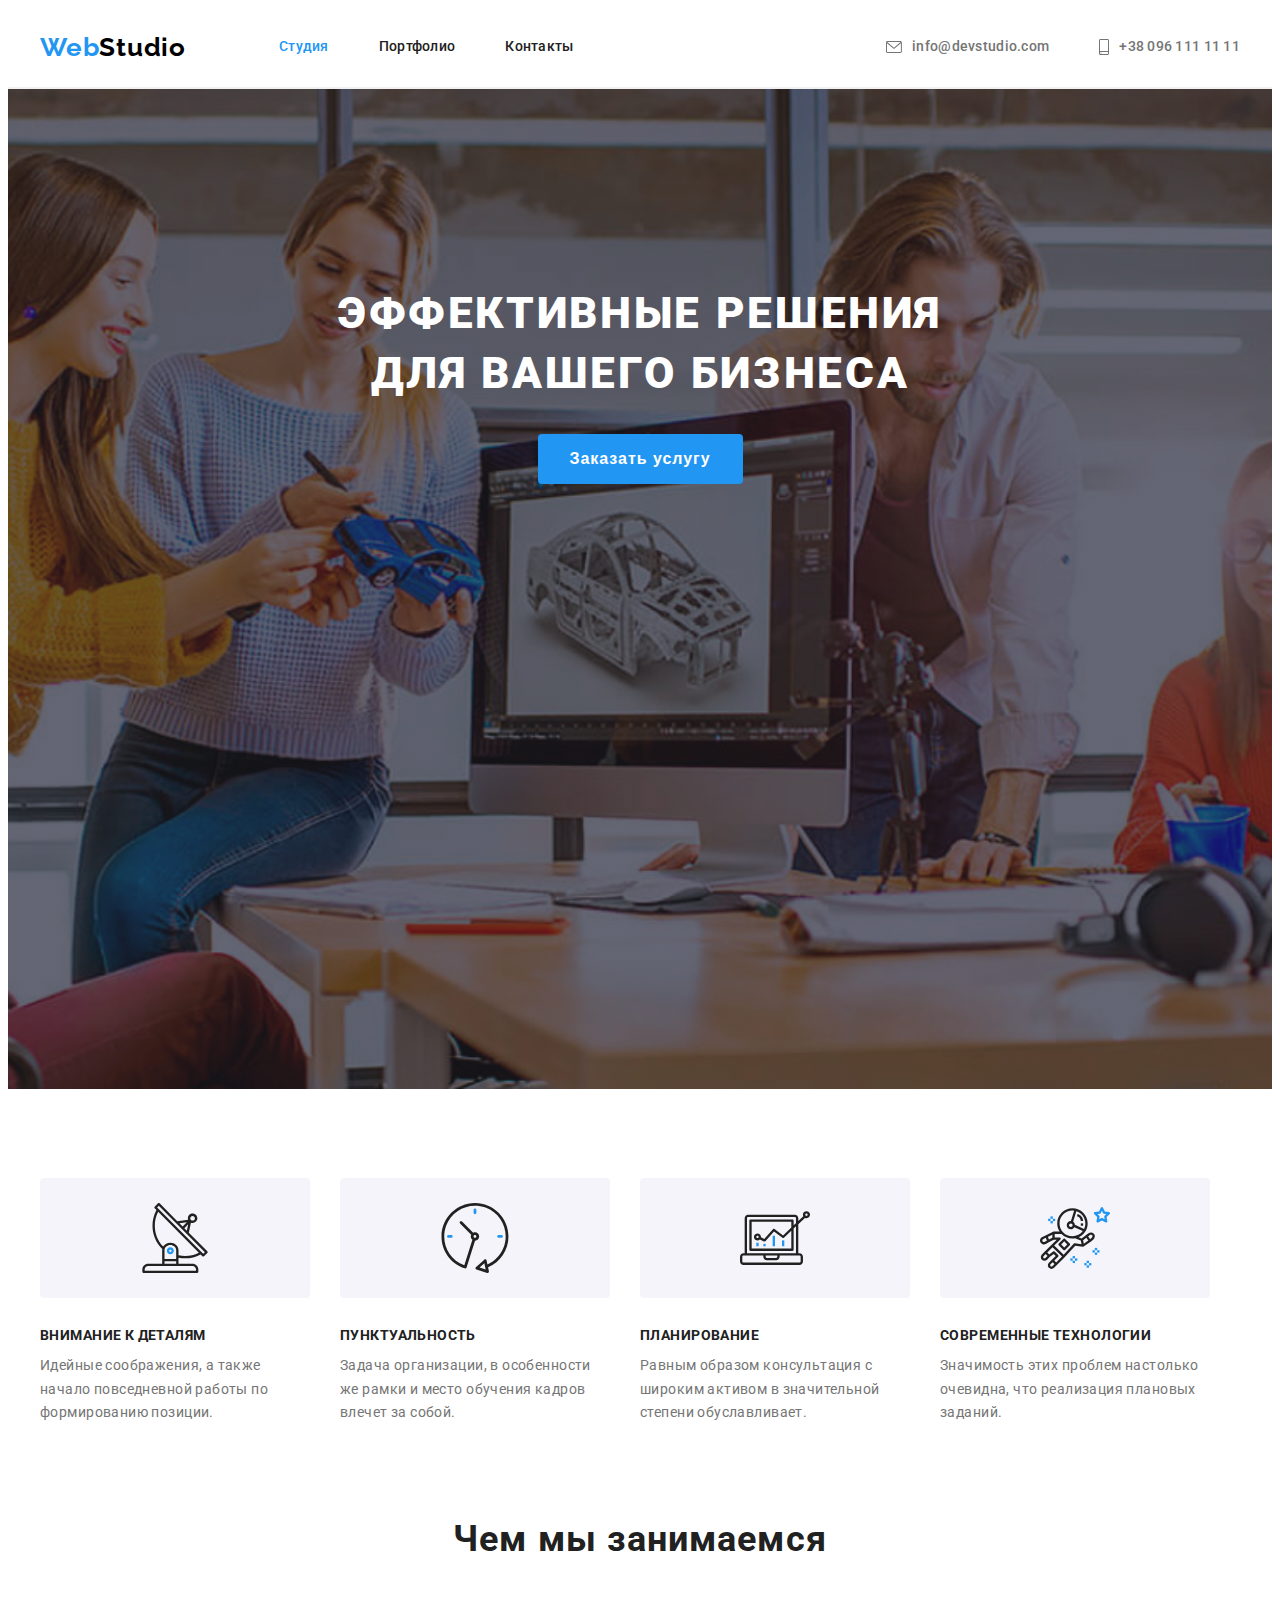
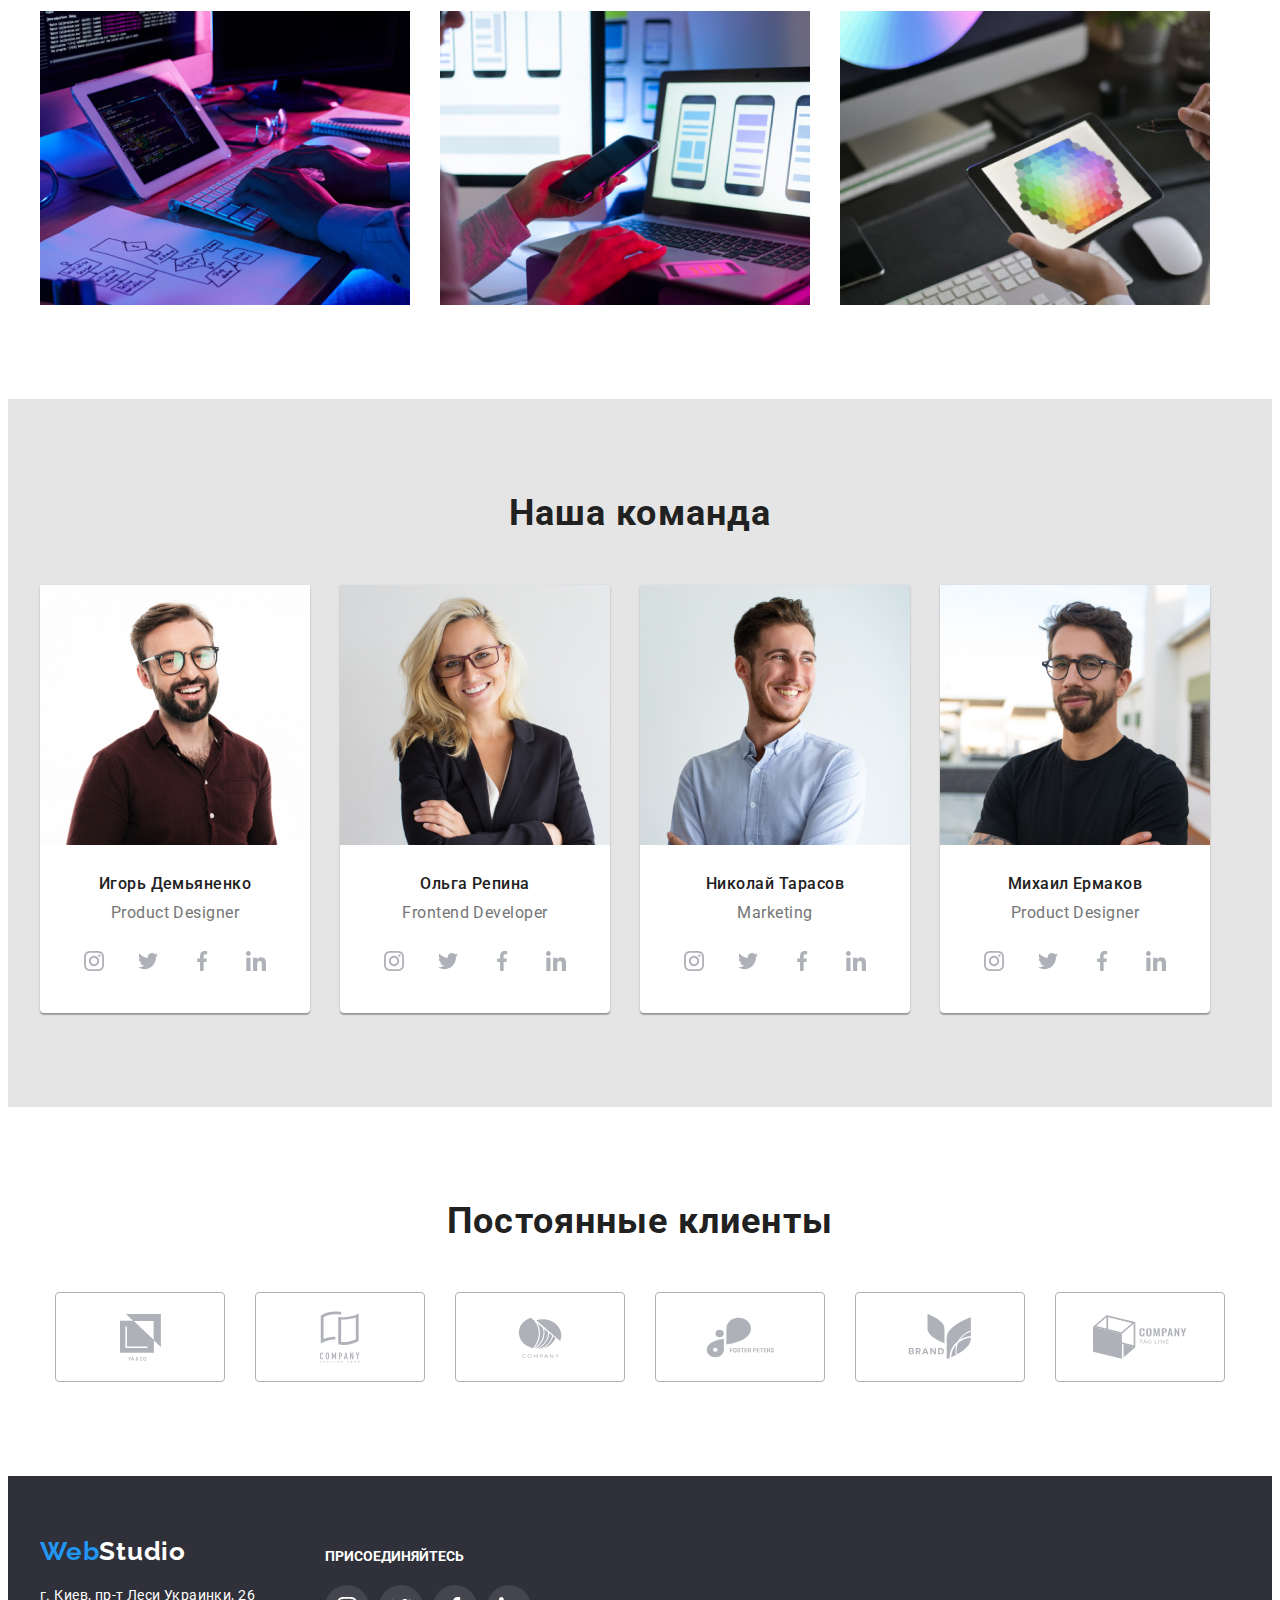
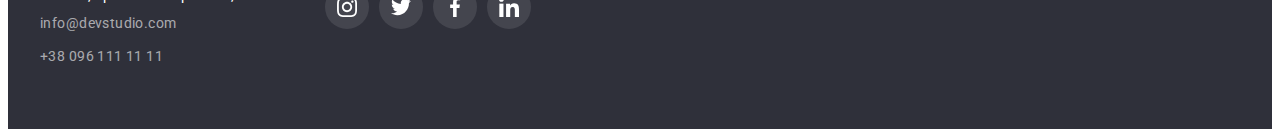
<file: index.html>
<!DOCTYPE html>
<html lang="en">
<head>
    <meta charset="UTF-8">
    <meta http-equiv="X-UA-Compatible" content="IE=edge">
    <meta name="viewport" content="width=device-width, initial-scale=1.0">
    <title>WebStudio</title>
    <link rel="preconnect" href="https://fonts.gstatic.com">
    <link href="https://fonts.googleapis.com/css2?family=Raleway:wght@700&family=Roboto:wght@400;500;700;900&display=swap" rel="stylesheet">
    <link rel="stylesheet" href="https://cdnjs.cloudflare.com/ajax/libs/modern-normalize/1.1.0/modern-normalize.min.css" integrity="sha512-wpPYUAdjBVSE4KJnH1VR1HeZfpl1ub8YT/NKx4PuQ5NmX2tKuGu6U/JRp5y+Y8XG2tV+wKQpNHVUX03MfMFn9Q==" crossorigin="anonymous" referrerpolicy="no-referrer" />
    <link rel="stylesheet" href="./css/styles.css">
</head>
<body class="page">
    <!--header-->
    <header class="header-section">
       <div class="container">
           <div class="header-menu">
                <nav class="menu">
                    <a class="logo" href="./index.html"> <span class="logo-accent">Web</span>Studio</a>
                    <ul class="menu-item">
                        <li class="item"><a class="menu-link current" href="./index.html">Студия</a></li>
                        <li class="item"><a class="menu-link"  href="./portfolio.html">Портфолио</a></li>
                        <li class="item"><a class="menu-link" href="#">Контакты</a></li>
                            
                    </ul>
                </nav>
            
                <ul class="contacts-list">
                    <li class="item">
                        <a href="mailto:info@devstudio.com" class="contacts-links">
                            <svg class="icon" width=16px height=12px>
                                <use href="./images/sprite.svg#icon-envelope"></use>
                            </svg>info@devstudio.com</a> 
                    </li>
                    <li class="item">
                        <a href="tel:+380961111111" class="contacts-links">
                            <svg class="icon" width=10px height=16px>
                                <use href="./images/sprite.svg#icon-smartphone"></use>
                            </svg>+38 096 111 11 11</a>
                    </li>
                </ul>
           </div>
        
       </div> 
     
    </header>

    <!--main-->
    <main>

        <section class="hero overlay">
            <div class="container"><h1 class="hero-title">Эффективные решения <br>для вашего бизнеса</h1>
                <button class="modal-btn" type="button">Заказать услугу</button>
            </div>
        </section>
        
        <section class="stenghth-section">
            <div class="container">
                <!--<h2>Сильные стороны</h2>-->
                <ul class="strengths-list">
                    <li class="strengths-item">
                        <div class="strengths-icon-container">
                            <svg class="strengths-icon" width=70px height=70px>
                                <use href="./images/sprite.svg#icon-antenna"></use>
                            </svg>
                        </div>
                        <h3 class="strengths-title">Внимание к деталям</h3>
                        <p class="strenghts-description">Идейные соображения, а также начало повседневной работы по формированию позиции.</p>
                    </li>
            
                    <li class="strengths-item">
                        <div class="strengths-icon-container">
                            <svg class="strengths-icon" width=70px height=70px>
                                <use href="./images/sprite.svg#icon-clock"></use>
                            </svg>
                        </div>
                        <h3 class="strengths-title">Пунктуальность</h3>
                        <p class="strenghts-description">Задача организации, в особенности же рамки и место обучения кадров влечет за собой.</p>
                    </li>
                            
                    <li class="strengths-item">
                        <div class="strengths-icon-container">
                            <svg class="strengths-icon" width=70px height=70px>
                                <use href="./images/sprite.svg#icon-diagram"></use>
                            </svg>
                        </div>
                        <h3 class="strengths-title">Планирование</h3>
                        <p class="strenghts-description">Равным образом консультация с широким активом в значительной степени обуславливает.</p>
                    </li>
                        
                    <li class="strengths-item">
                        <div class="strengths-icon-container">
                            <svg class="strengths-icon" width=70px height=70px>
                                <use href="./images/sprite.svg#icon-astronaut"></use>
                            </svg>
                        </div>
                        <h3 class="strengths-title">Современные технологии</h3>
                        <p class="strenghts-description">Значимость этих проблем настолько очевидна, что реализация плановых заданий.</p>
                    </li>
                </ul>
            </div>

        </section>
    
        <section class="work section">
            <div class="container">
                <h2 class="title">Чем мы занимаемся</h2>
                <ul class="work-section-images">
                    <li class="work-images">
                        <img src="./images/backend.jpg" alt="coding process" width="370" height="294">   
                    </li>
                    <li class="work-images">
                        <img src="./images/frontend.jpg" alt="mobile app interface" width="370" height="294">
                    </li>
                    <li class="work-images">
                        <img src="./images/design.jpg" alt="color palette" width="370" height="294">
                    </li>
                </ul>
            </div>
        </section>

        <section class="team-section">
           <div class="container">
                <h2 class="title">Наша команда</h2>
                <ul class="team-images">
                    <li class="team-members-images">
                        <img src="./images/igor_demianenko.jpg" alt="Igor Demianenko" width="270" height="260">
                        <div class="member-info">
                            <h3 class="member-title">Игорь Демьяненко</h3>
                            <p class="member-description">Product Designer</p>
                            <ul class="social-list">
                                <li class="social-list-item">
                                    <a href="#" class="social-list-link">
                                        <svg class="social-list-icon">
                                            <use href="./images/sprite.svg#icon-instagram"></use>
                                        </svg>
                                    </a>
                                </li>
                                <li class="social-list-item">
                                    <a href="#" class="social-list-link">
                                        <svg class="social-list-icon">
                                            <use href="./images/sprite.svg#icon-twitter"></use>
                                        </svg>
                                    </a>
                                </li>
                                <li class="social-list-item">
                                    <a href="#" class="social-list-link">
                                        <svg class="social-list-icon">
                                            <use href="./images/sprite.svg#icon-facebook"></use>
                                        </svg>
                                    </a>
                                </li>
                                <li class="social-list-item">
                                    <a href="#" class="social-list-link">
                                        <svg class="social-list-icon">
                                            <use href="./images/sprite.svg#icon-linkedin"></use>
                                        </svg>
                                    </a>
                                </li>
                            </ul>
                        </div>
                    </li>
                    <li class="team-members-images">
                        <img src="./images/olga_repina.jpg" alt="Olga Repina" width="270" height="260">
                        <div class="member-info">
                            <h3 class="member-title">Ольга Репина</h3>
                            <p class="member-description">Frontend Developer</p>
                            <ul class="social-list">
                                <li class="social-list-item">
                                    <a href="#" class="social-list-link">
                                        <svg class="social-list-icon">
                                            <use href="./images/sprite.svg#icon-instagram"></use>
                                        </svg>
                                    </a>
                                </li>
                                <li class="social-list-item">
                                    <a href="#" class="social-list-link">
                                        <svg class="social-list-icon">
                                            <use href="./images/sprite.svg#icon-twitter"></use>
                                        </svg>
                                    </a>
                                </li>
                                <li class="social-list-item">
                                    <a href="#" class="social-list-link">
                                        <svg class="social-list-icon">
                                            <use href="./images/sprite.svg#icon-facebook"></use>
                                        </svg>
                                    </a>
                                </li>
                                <li class="social-list-item">
                                    <a href="#" class="social-list-link">
                                        <svg class="social-list-icon">
                                            <use href="./images/sprite.svg#icon-linkedin"></use>
                                        </svg>
                                    </a>
                                </li>
                            </ul>
                        </div>
                    </li>
                    <li class="team-members-images">
                        <img src="./images/nikolai_tarasov.jpg" alt="Nikolai Tarasov" width="270" height="260">
                        <div class="member-info">
                            <h3 class="member-title">Николай Тарасов</h3>
                            <p class="member-description">Marketing</p>
                            <ul class="social-list">
                                <li class="social-list-item">
                                    <a href="#" class="social-list-link">
                                        <svg class="social-list-icon">
                                            <use href="./images/sprite.svg#icon-instagram"></use>
                                        </svg>
                                    </a>
                                </li>
                                <li class="social-list-item">
                                    <a href="#" class="social-list-link">
                                        <svg class="social-list-icon">
                                            <use href="./images/sprite.svg#icon-twitter"></use>
                                        </svg>
                                    </a>
                                </li>
                                <li class="social-list-item">
                                    <a href="#" class="social-list-link">
                                        <svg class="social-list-icon">
                                            <use href="./images/sprite.svg#icon-facebook"></use>
                                        </svg>
                                    </a>
                                </li>
                                <li class="social-list-item">
                                    <a href="#" class="social-list-link">
                                        <svg class="social-list-icon">
                                            <use href="./images/sprite.svg#icon-linkedin"></use>
                                        </svg>
                                    </a>
                                </li>
                            </ul>
                        </div>
                    </li>
                    <li class="team-members-images">
                        <img src="./images/michael_ermakov.jpg" alt="Michael Ermakov" width="270" height="260">
                        <div class="member-info">
                            <h3 class="member-title">Михаил Ермаков</h3>
                            <p class="member-description">Product Designer</p>
                            <ul class="social-list">
                                <li class="social-list-item">
                                    <a href="#" class="social-list-link">
                                        <svg class="social-list-icon">
                                            <use href="./images/sprite.svg#icon-instagram"></use>
                                        </svg>
                                    </a>
                                </li>
                                <li class="social-list-item">
                                    <a href="#" class="social-list-link">
                                        <svg class="social-list-icon">
                                            <use href="./images/sprite.svg#icon-twitter"></use>
                                        </svg>
                                    </a>
                                </li>
                                <li class="social-list-item">
                                    <a href="#" class="social-list-link">
                                        <svg class="social-list-icon">
                                            <use href="./images/sprite.svg#icon-facebook"></use>
                                        </svg>
                                    </a>
                                </li>
                                <li class="social-list-item">
                                    <a href="#" class="social-list-link">
                                        <svg class="social-list-icon">
                                            <use href="./images/sprite.svg#icon-linkedin"></use>
                                        </svg>
                                    </a>
                                </li>
                            </ul>
                        </div>
                    </li>
                </ul>
           </div>

        </section>
        <section class="clients section">
           <div class="container">
               <h2 class="title">Постоянные клиенты</h2>
               <ul class="clients-list">
                   <li class="clients-item">
                       <a class="clients-link" href="#">
                           <svg class="clients-icon" width=41px height=47px> 
                               <use href="./images/sprite.svg#icon-coone"></use>
                           </svg>
                       </a>
                   </li>
                   <li class="clients-item">
                       <a class="clients-link" href="#">
                           <svg class="clients-icon" width=40px height=52px>
                               <use href="./images/sprite.svg#icon-cotwo"></use>
                           </svg>
                       </a>
                   </li>
                   <li class="clients-item">
                       <a class="clients-link" href="#">
                           <svg class="clients-icon" width=44px height=41px>
                               <use href="./images/sprite.svg#icon-cothree"></use>
                           </svg>
                       </a>
                   </li>
                   <li class="clients-item">
                       <a class="clients-link" href="#">
                           <svg class="clients-icon" width=85px height=41px>
                               <use href="./images/sprite.svg#icon-cofour"></use>
                           </svg>
                       </a>
                   </li>
                   <li class="clients-item">
                       <a class="clients-link" href="#">
                           <svg class="clients-icon" width=106px height=60px >
                               <use href="./images/sprite.svg#icon-cofive"></use>
                           </svg>
                       </a>
                   </li>
                   <li class="clients-item">
                       <a class="clients-link" href="#">
                           <svg class="clients-icon" width=106px height=60px>
                               <use href="./images/sprite.svg#icon-cosix"></use>
                           </svg>
                       </a>
                   </li>
               </ul>
           </div> 
        </section>
        
    </main>

    <!--footer-->
    <footer class="footer">
        <div class="container footer-container">
            <div class="contacts-footer">
                <div class="footer-logo">
                    <a class="logo-footer" href="./index.html"> <span class="logo-accent">Web</span>Studio</a>
                </div>
                <address class="address">г. Киев, пр-т Леси Украинки, 26</address>
                <ul class="footer-contacts">
                    <li class="links"><a class="footer-links" href="mailto:info@devstudio.com">info@devstudio.com</a></li>
                    <li class="links"><a class="footer-links" href="tel:+380961111111">+38 096 111 11 11</a></li>
                </ul>
            </div>

            <div class="social-links-footer">
                <p class="footer-title">Присоединяйтесь</p>
                <ul class="footer-social-list">
                    <li class="footer-social-item">
                        <a href="#" class="footer-social-link">
                            <svg class="footer-social-icon">
                                <use href="./images/sprite.svg#icon-instagram"></use>
                            </svg>
                        </a>
                    </li>
                    <li class="footer-social-item">
                        <a href="#" class="footer-social-link">
                            <svg class="footer-social-icon">
                                <use href="./images/sprite.svg#icon-twitter"></use>
                            </svg>
                        </a>
                    </li>
                    <li class="footer-social-item">
                        <a href="#" class="footer-social-link">
                            <svg class="footer-social-icon">
                                <use href="./images/sprite.svg#icon-facebook"></use>
                            </svg>
                        </a>
                    </li>
                    <li class="footer-social-item">
                        <a href="#" class="footer-social-link">
                            <svg class="footer-social-icon">
                                <use href="./images/sprite.svg#icon-linkedin"></use>
                            </svg>
                        </a>
                    </li>
                </ul>

            </div>
        </div>
       
    </footer>
</body>
</html>
</file>
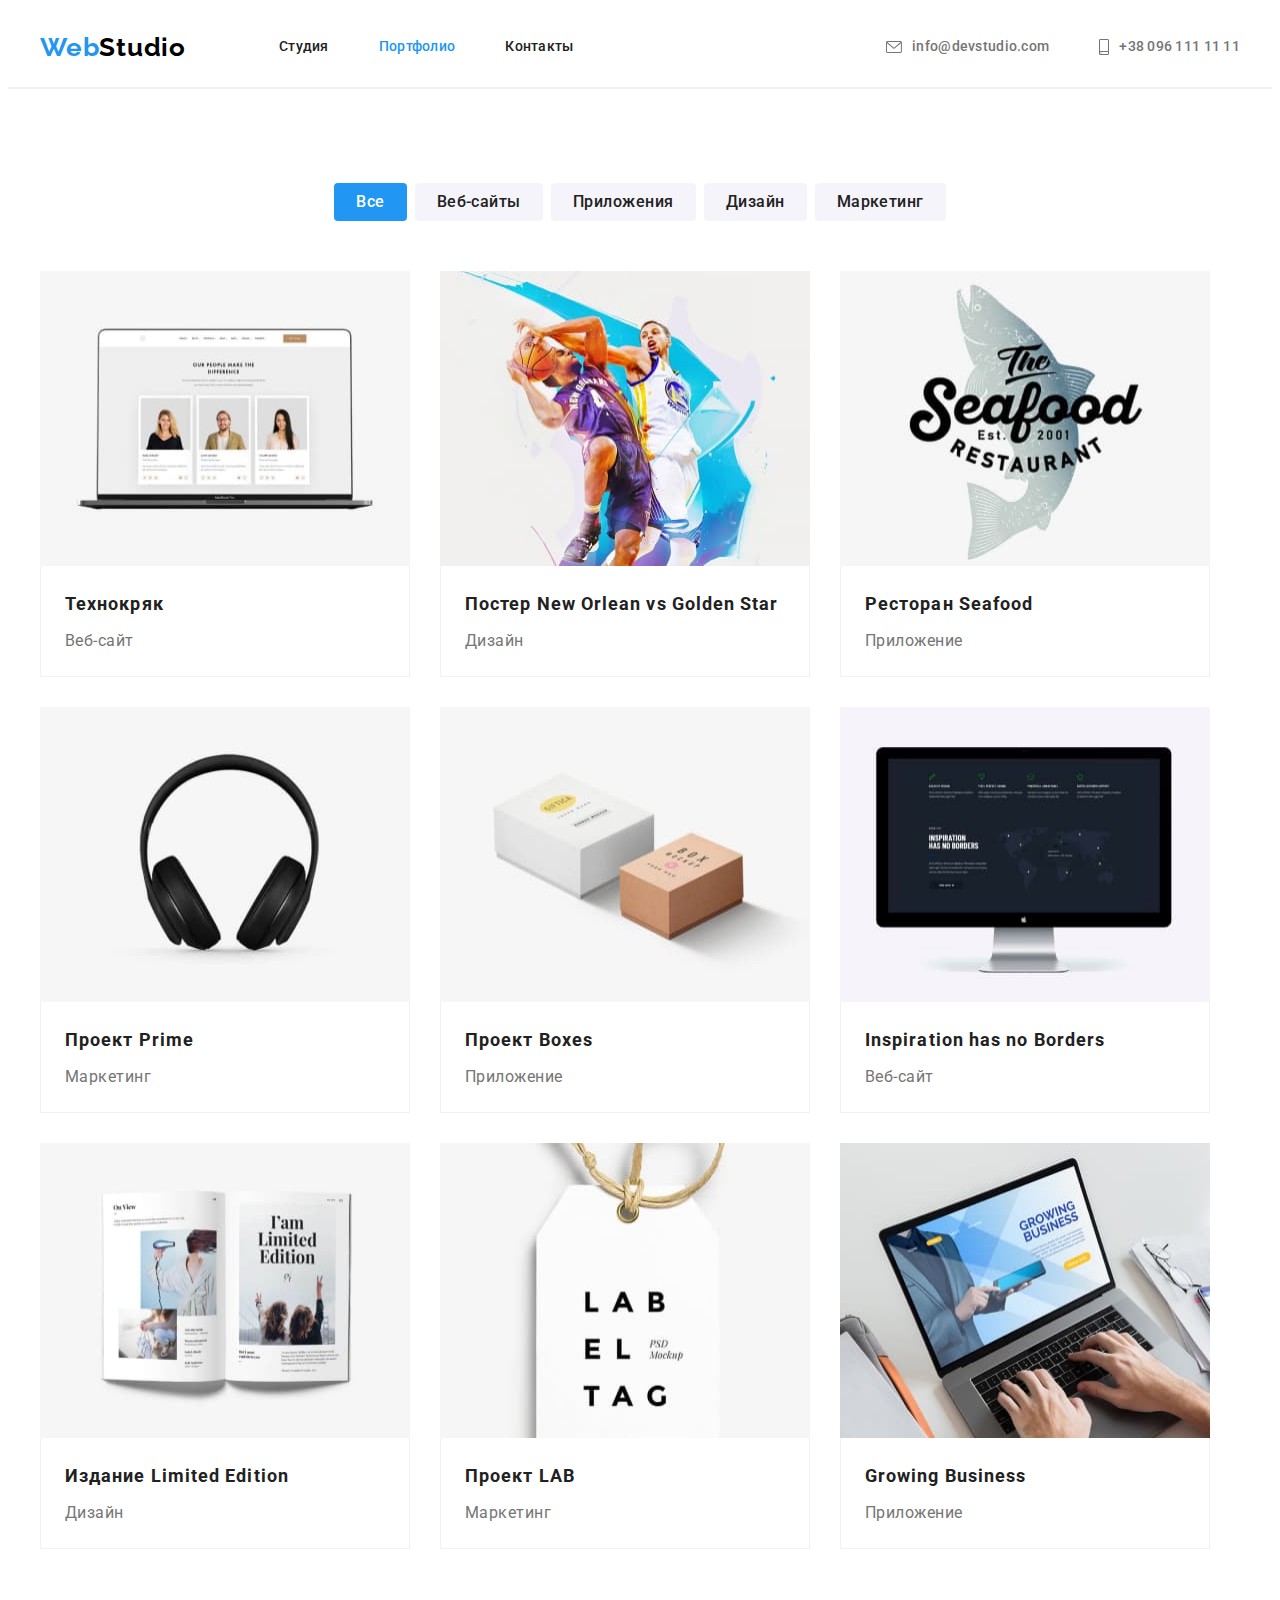
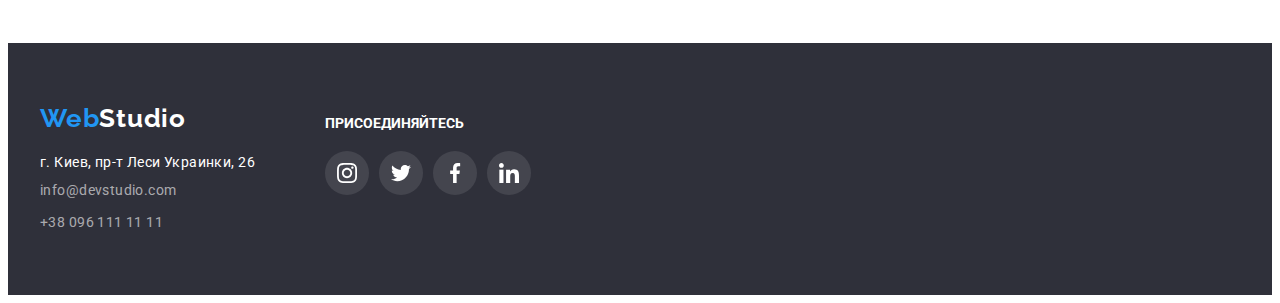
<file: portfolio.html>
<!DOCTYPE html>
<html lang="en">
<head>
    <meta charset="UTF-8">
    <meta http-equiv="X-UA-Compatible" content="IE=edge">
    <meta name="viewport" content="width=device-width, initial-scale=1.0">
    <title>WebStudio</title>
    <link rel="preconnect" href="https://fonts.gstatic.com">
    <link href="https://fonts.googleapis.com/css2?family=Raleway:wght@700&family=Roboto:wght@400;500;700;900&display=swap" rel="stylesheet">
    <link rel="stylesheet" href="https://cdnjs.cloudflare.com/ajax/libs/modern-normalize/1.1.0/modern-normalize.min.css" integrity="sha512-wpPYUAdjBVSE4KJnH1VR1HeZfpl1ub8YT/NKx4PuQ5NmX2tKuGu6U/JRp5y+Y8XG2tV+wKQpNHVUX03MfMFn9Q==" crossorigin="anonymous" referrerpolicy="no-referrer" />
    <link rel="stylesheet" href="./css/styles.css">
</head>
<body class="page">
    <!--header-->
    <header class="header-section">
        <div class="container">
            <div class="header-menu">
                 <nav class="menu">
                     <a class="logo" href="./index.html"> <span class="logo-accent">Web</span>Studio</a>
                     <ul class="menu-item">
                         <li class="item"><a class="menu-link" href="./index.html">Студия</a></li>
                         <li class="item"><a class="menu-link current"  href="./portfolio.html">Портфолио</a></li>
                         <li class="item"><a class="menu-link" href="#">Контакты</a></li>
                             
                     </ul>
                 </nav>
             
                 <ul class="contacts-list">
                     <li class="item">
                         <a href="mailto:info@devstudio.com" class="contacts-links">
                             <svg class="icon" width=16px height=12px>
                                 <use href="./images/sprite.svg#icon-envelope"></use>
                             </svg>info@devstudio.com</a> 
                     </li>
                     <li class="item">
                         <a href="tel:+380961111111" class="contacts-links">
                             <svg class="icon" width=10px height=16px>
                                 <use href="./images/sprite.svg#icon-smartphone"></use>
                             </svg>+38 096 111 11 11</a>
                     </li>
                 </ul>
            </div>
         
        </div> 
      
     </header>

    <!--main-->
    <main>

        <section class="works section">
            <div class="container">
                <ul class="works-directions">
                    <li class="buttons"><button class="works-btn current" type="button">Все</button></li>
                    <li class="buttons"><button class="works-btn" type="button">Веб-сайты</button></li>
                    <li class="buttons"><button class="works-btn" type="button">Приложения</button></li>
                    <li class="buttons"><button class="works-btn" type="button">Дизайн</button></li>
                    <li class="buttons"><button class="works-btn" type="button">Маркетинг</button></li>         
                    
                </ul>
                        
                <ul class="projects">
                    <li class="projects-item">
                        <a href="#" class="links"><img src="./images/portfolio-images/technokriak.jpg" alt="notebook" width="370" height="295">  
                            <div class="description-data">
                                <h3 class="projects-title">Технокряк</h3>
                                <p class="projects-description">Веб-сайт</p> 
                            </div>
                        </a>
                    
                    </li>
                    <li class="projects-item">
                        <a href="#" class="links"><img src="./images/portfolio-images/basketball.jpg" alt="basketball players" width="370" height="295">
                            <div class="description-data">
                                <h3 class="projects-title">Постер New Orlean vs Golden Star</h3>
                                <p class="projects-description">Дизайн</p>
                            </div>
                        </a>
                    </li>
                    <li class="projects-item">
                        <a href="#" class="links"><img src="./images/portfolio-images/seafood.jpg" alt="fish and inscription" width="370" height="295">
                            <div class="description-data">
                                <h3 class="projects-title">Ресторан Seafood</h3>
                                <p class="projects-description">Приложение</p>
                            </div>
                        </a>
                    </li>
                    <li class="projects-item">
                        <a href="#" class="links"><img src="./images/portfolio-images/prime.jpg" alt="headphones" width="370" height="295">
                            <div class="description-data">
                                <h3 class="projects-title">Проект Prime</h3>
                                <p class="projects-description">Маркетинг</p>
                            </div>
                        </a>
                    </li>
                    <li class="projects-item">
                        <a href="#" class="links"><img src="./images/portfolio-images/boxes.jpg" alt="two boxes" width="370" height="295">
                            <div class="description-data">
                                <h3 class="projects-title">Проект Boxes</h3>
                                <p class="projects-description">Приложение</p>
                            </div>
                        </a>
                    </li>
                    <li class="projects-item">
                        <a href="#" class="links"><img src="./images/portfolio-images/inspiration.jpg" alt="monitor" width="370" height="295">
                            <div class="description-data">
                                <h3 class="projects-title">Inspiration has no Borders</h3>
                                <p class="projects-description">Веб-сайт</p>
                            </div>
                        </a>
                    </li>
                    <li class="projects-item">
                        <a href="#" class="links"><img src="./images/portfolio-images/limited_edition.jpg" alt="book with illustrations" width="370" height="295">
                            <div class="description-data">
                                <h3 class="projects-title">Издание Limited Edition</h3>
                                <p class="projects-description">Дизайн</p>
                            </div>
                        </a>
                    </li>
                    <li class="projects-item">
                        <a href="#" class="links"><img src="./images/portfolio-images/lab.jpg" alt="label" width="370" height="295">
                           <div class="description-data">
                               <h3 class="projects-title">Проект LAB</h3>
                                <p class="projects-description">Маркетинг</p>
                            </div>
                        </a>
                    </li>
                    <li class="projects-item">
                        <a href="#" class="links"><img src="./images/portfolio-images/growing_business.jpg" alt="laptop" width="370" height="295">
                            <div class="description-data">
                                <h3 class="projects-title">Growing Business</h3>
                                <p class="projects-description">Приложение</p>
                            </div>
                        </a>
                    </li>
    
                </ul>
            </div>               
        
        </section>

        
    </main>

   <!--footer-->
   <footer class="footer">
    <div class="container footer-container">
        <div class="contacts-footer">
            <div class="footer-logo">
                <a class="logo-footer" href="./index.html"> <span class="logo-accent">Web</span>Studio</a>
            </div>
            <address class="address">г. Киев, пр-т Леси Украинки, 26</address>
            <ul class="footer-contacts">
                <li class="links"><a class="footer-links" href="mailto:info@devstudio.com">info@devstudio.com</a></li>
                <li class="links"><a class="footer-links" href="tel:+380961111111">+38 096 111 11 11</a></li>
            </ul>
        </div>

        <div class="social-links-footer">
            <p class="footer-title">Присоединяйтесь</p>
            <ul class="footer-social-list">
                <li class="footer-social-item">
                    <a href="#" class="footer-social-link">
                        <svg class="footer-social-icon">
                            <use href="./images/sprite.svg#icon-instagram"></use>
                        </svg>
                    </a>
                </li>
                <li class="footer-social-item">
                    <a href="#" class="footer-social-link">
                        <svg class="footer-social-icon">
                            <use href="./images/sprite.svg#icon-twitter"></use>
                        </svg>
                    </a>
                </li>
                <li class="footer-social-item">
                    <a href="#" class="footer-social-link">
                        <svg class="footer-social-icon">
                            <use href="./images/sprite.svg#icon-facebook"></use>
                        </svg>
                    </a>
                </li>
                <li class="footer-social-item">
                    <a href="#" class="footer-social-link">
                        <svg class="footer-social-icon">
                            <use href="./images/sprite.svg#icon-linkedin"></use>
                        </svg>
                    </a>
                </li>
            </ul>

        </div>
    </div>
   
</footer>
</body>
</html>
</file>
<file: css/styles.css>
:root {
    --primary-text-color: #757575;
    --secondary-text-color: #212121;
    --additional-text-color: #FFFFFF;
    --accent-color: #2196F3;
}

body {
    background-color: #FFFFFF;
    color: var(--primary-text-color);
    font-family: Roboto, sans-serif;
}

ul {
    list-style: none;
}
a {
    text-decoration: none;
}

h1, h2, h3, h4, h5, h6, p {
    margin-top: 0px;
    margin-bottom: 0px;
}
ul,
ol {
    margin-top: 0px;
    margin-bottom: 0px;
    padding-left: 0px;
}
img {
    display: block;
}
.container {
    width: 1200px;
    margin: 0 auto;
    padding-left: 15px;
    padding-right: 15px;
}
.section {
    padding-top: 94px;
    padding-bottom: 94px;
}
.title {
    margin-top: 0px;
    margin-bottom: 50px;
    font-style: normal;
    font-weight: bold;
    font-size: 36px;
    line-height: 1.16;
    text-align: center;
    letter-spacing: 0.03em;
    color: var( --secondary-text-color)
}
/* ==================================header================================= */
.header-menu {
    display: flex;
    align-items: center;
}
.header-section {
    border-bottom: 2px solid #f1f1f1;
    padding-top: 24px; 
    padding-bottom: 24px;
}
.menu {
    display: flex;
}
.menu-item {
    display: flex;
    margin-top: 0px;
    margin-bottom: 0px; 
    align-items: center;  
}
.menu-item .item:not(:last-child) {
    margin-right: 50px;
}

.logo {
    margin-right: 93px;  

    font-family: Raleway;
    font-style: normal;
    font-weight: bold;
    font-size: 26px;
    line-height: 1.19;
    letter-spacing: 0.03em;
    color: #000000;
}

.logo-accent {
    color: var(--accent-color);
}

.menu-link {
    display: block;
    font-style: normal;
    font-weight: 500;
    font-size: 14px;
    line-height: 1.14;
    letter-spacing: 0.02em;
    color: var( --secondary-text-color);
}

.menu-link:hover,
.menu-link:focus {
    color: var(--accent-color)
}
.menu-link.current {
    color: var(--accent-color)
}

.contacts-list {
    display: flex;
    align-items: center;
    margin-top: 0px;
    margin-bottom: 0px;
    margin-left: auto;
}
.contacts-list .item:not(:last-child) {
   margin-right: 50px; 
}
.item {
    display: flex;
}
.contacts-links {
    display: flex;
    align-items: center;
    font-style: normal;
    font-weight: 500;
    font-size: 14px;
    line-height: 1.14;
    letter-spacing: 0.02em;
    color: var(--primary-text-color);
}
.contacts-links:hover,
.contacts-links:focus {
    color: var(--accent-color);
    fill: var(--accent-color)
}
.icon {
    margin-right: 10px;
    fill: currentColor
}

/* ==============================MAIN============================== */
/* ==============================Hero============================== */

.hero {
    background-color: #2F303A;
    text-align: center;
    padding-top: 195px;
    padding-bottom: 205px;
}
.overlay {
    max-width: 1600px;
    height: 600px;
    margin-left: auto;
    margin-right: auto;
    background-image: linear-gradient(
        to right,
        rgba(47, 48, 58, 0.4),
        rgba(47, 48, 58, 0.4)
    ),
        url(../images/hero_img.jpg);
    background-position: center;
    background-repeat: no-repeat;
    background-size: cover;
}

.hero-title {
    margin-top: 0px; 
    margin-bottom: 30px;   
    font-style: normal;
    font-weight: 900;
    font-size: 44px;
    line-height: 1.36;
    letter-spacing: 0.06em;
    text-transform: uppercase;
    color: var(--additional-text-color);
}

.modal-btn {
    font-style: normal;
    font-weight: bold;
    font-size: 16px;
    line-height: 1.87;
    letter-spacing: 0.06em;
    color: var(--additional-text-color);
    background-color: var(--accent-color);
    cursor: pointer;
    padding: 10px 32px;
    border-radius: 4px;
    text-align: center;
    outline: none;
    border: none;
}

/* ===========================Strengths=================================== */
.stenghth-section {
    padding-top: 89px;
    padding-bottom: 0px;
}
.strengths-list {
    display: flex;
    margin-left: -30px;
    margin-top: -30px;
}
.strengths-item {
    margin-left: 30px;
    margin-top: 30px;
}

.strengths-list .strengths-item {
    width: 270px;
}
.strengths-icon-container {
    height: 120px;
    background-color: #F5F4FA;
    margin-bottom: 30px;
    border-radius: 4px;
    display: flex;
    align-items: center;
    justify-content: center;
}

.strengths-list .strengths-title {
    font-style: normal;
    font-weight: bold;
    font-size: 14px;
    line-height: 1.14;
    letter-spacing: 0.03em;
    text-transform: uppercase;
    color: var( --secondary-text-color)
}
.strengths-title {
    margin-bottom: 10px;
}


.strenghts-description {
    font-style: normal;
    font-weight: normal;
    font-size: 14px;
    line-height: 1.7;
    letter-spacing: 0.03em;
    color: var(--primary-text-color);
    margin-top: 0px;
}

/* ===========================Works=================================== */

.work-section-images {
    display: flex;
    margin-left: -30px;
    margin-top: -30px;
}
.work-images {
    margin-left: 30px;
    margin-top: 30px;
}


/* ===========================Our team=================================== */
.team-section {
    background-color: #E5E5E5;
    padding-top: 94px;
    padding-bottom: 94px;
}

.member-title {
    font-style: normal;
    font-weight: 500;
    font-size: 16px;
    line-height: 1.18;
    text-align: center;
    letter-spacing: 0.03em;
    color: var( --secondary-text-color);
    margin-bottom: 10px;
}
.member-description {
    font-style: normal;
    font-weight: normal;
    font-size: 16px;
    line-height: 1.18;   
    text-align: center;
    letter-spacing: 0.03em;
    color: var(--primary-text-color);
    margin-bottom: 16px;
}
.team-images {
    display: flex;
    margin-left: -30px;
    margin-top: -30px;
}
.team-members-images {
    margin-left: 30px;
    margin-top: 30px;
    background-color: #FFFFFF;
    border-radius: 0 0 4px 4px;
    box-shadow: 0px 1px 3px rgb(0 0 0 / 12%),
    0px 1px 1px rgb(0 0 0 / 14%),
    0px 2px 1px rgb(0 0 0 / 20%)
}
.member-info {
    padding-top: 30px;
    padding-bottom: 30px;
   
}
.social-list-icon {
    width: 20px;
    height: 20px;    
}
.social-list {
    display: flex;
   justify-content: center;
}
.social-list-item:not(:last-child){
    margin-right: 10px;
}
.social-list-link {
    display: flex;
    align-items: center;
    justify-content: center;
    width: 44px;
    height: 44px;
    border-radius: 50%;
    background-color: transparent;
    fill: #AFB1B8;
}

.social-list-link:hover,
.social-list-link:focus {
    background-color: var(--accent-color);
    fill: var(--additional-text-color)
}

/* ===========================Customers=================================== */
.clients-list {
    display: flex;
    justify-content: center;
    margin-top: 0px;
    margin-bottom: 0px;
}
.clients-item:not(:last-child){
    margin-right: 30px;
}
.clients-link {
    display: flex;
    justify-content: center;
    align-items: center;
    width: 170px;
    height: 90px;
    fill: #AFB1B8;
    border: 1px solid #AFB1B8;
    box-sizing: border-box;
    border-radius: 4px;
}
.clients-link:hover,
.clients-link:focus {
    fill: var(--accent-color);
    border: 1px solid var(--accent-color);
}

/* ===========================footer=================================== */
.footer {
    background-color: #2F303A;
    padding-top: 60px;
    padding-bottom: 60px;
}
   
.footer-logo {
    margin-bottom: 20px;
}
.logo-footer {
    font-family: Raleway;
    font-style: normal;
    font-weight: bold;
    font-size: 26px;
    line-height: 1.19;
    letter-spacing: 0.03em;
    color: var(--additional-text-color);
}

.address {
    font-style: normal;
    font-weight: normal;
    font-size: 14px;
    line-height: 1,7;
    letter-spacing: 0.03em;
    color: var(--additional-text-color);
    margin-bottom: 9px;
}
.footer-contacts .footer-links {
    font-style: normal;
    font-weight: normal;
    font-size: 14px;
    line-height: 1.7;
    letter-spacing: 0.03em;
    color: rgba(255, 255, 255, 0.6);
}
.footer-contacts .links:not(:last-child) {
    margin-bottom: 9px;
}
.footer-links:hover,
.footer-links:focus {
    color: var(--accent-color);
}

.footer-title{
    font-weight: 700;
    font-size: 14px;
    line-height: 1.17;
    color: var(--additional-text-color);
    text-transform: uppercase;
    margin-bottom: 20px;
}
.footer-social-icon {
    width: 20px;
    height: 20px; 
    fill: var(--additional-text-color)   
}
.footer-social-list {
    display: flex;
}
.footer-social-item:not(:last-child){
    margin-right: 10px;
}
.footer-social-link {
    display: flex;
    align-items: center;
    justify-content: center;
    width: 44px;
    height: 44px;
    border-radius: 50%;
    background-color: rgba(255, 255, 255, 0.1);

}
.footer-social-link:hover,
.footer-social-link:focus {
    background-color: var(--accent-color);
}
.social-links-footer {
    justify-content: center;
    margin-left: 70px;
    padding-bottom: 40px;
    padding-top: 12px;
}
.footer-container {
    display: flex;
}
/* =================================PORTFOLIO===================================== */

.works-directions {
    display: flex;
    justify-content: center;
    margin-bottom: 50px;
}
.works-directions .buttons:not(:last-child){
    margin-right: 8px;
}

.works-btn {   
    height: 38px;
    padding-top: 6px;
    padding-bottom: 6px;
    padding-left: 22px;
    padding-right: 22px;
    border-radius: 4px; 
    font-family: Roboto, sans-serif;
    font-style: normal;
    font-weight: 500;
    font-size: 16px;
    line-height: 1.6;
    text-align: center;
    letter-spacing: 0.03em;
    cursor: pointer;
    color: var( --secondary-text-color);
    background-color: #F5F4FA;
    border:0px
}

.works-btn:hover,
.works-btn:focus {
  background-color: var(--accent-color);  
  color: var(--additional-text-color);
}

.works-btn.current {
    background-color: var(--accent-color);
    color: var(--additional-text-color);
}
.buttons:hover,
.buttons:focus {
    box-shadow: 0px 1px 3px rgb(0 0 0 / 12%),
    0px 1px 1px rgb(0 0 0 / 14%),
    0px 2px 1px rgb(0 0 0 / 20%);
    border-radius: 4px;
}

.projects {
    margin-left: -30px;
    margin-top: -30px;
    display: flex;
    flex-wrap: wrap;
}
.projects-item {
    display: block;
    margin-left: 30px;
    margin-top: 30px;
}
.projects .links:hover,
.projects .links:focus {
    box-shadow: 0px 1px 3px rgb(0 0 0 / 12%),
    0px 1px 1px rgb(0 0 0 / 14%),
    0px 2px 1px rgb(0 0 0 / 20%)
}
.description-data {
    padding-top: 20px;
    padding-bottom: 20px;
    padding-left: 24PX;
    padding-right: 24px;
    border-bottom: 1px solid #f1f1f1;
    border-left: 1px solid #f1f1f1;
    border-right: 1px solid #f1f1f1 ;
}
.projects-title {
    font-style: normal;
    font-weight: bold;
    font-size: 18px;
    line-height: 2;
    letter-spacing: 0.06em;
    color: var( --secondary-text-color);
    margin-bottom: 4px;
}
.projects-description {
    font-style: normal;
    font-weight: normal;
    font-size: 16px;
    line-height: 1.87;
    letter-spacing: 0.03em; 
    color: var(--primary-text-color)
}
.projects .links {
    display: block;
}
</file>
